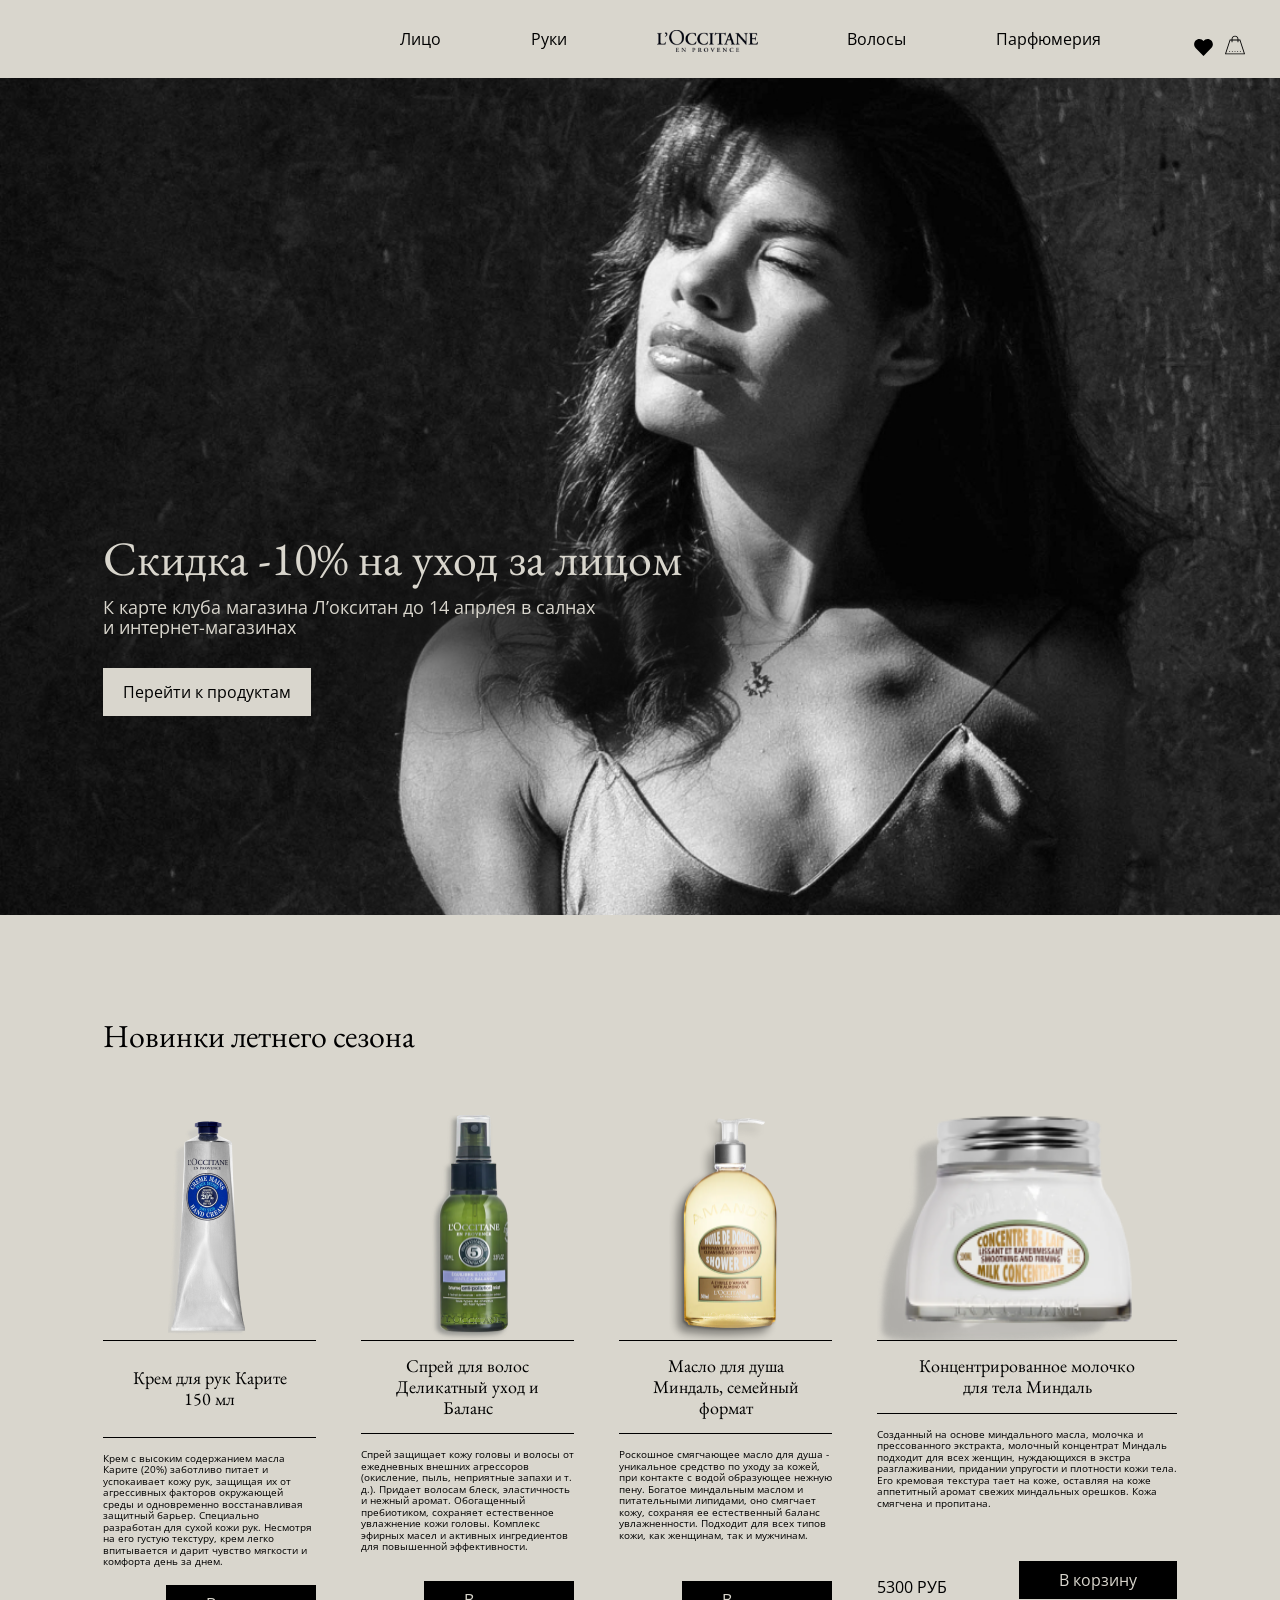
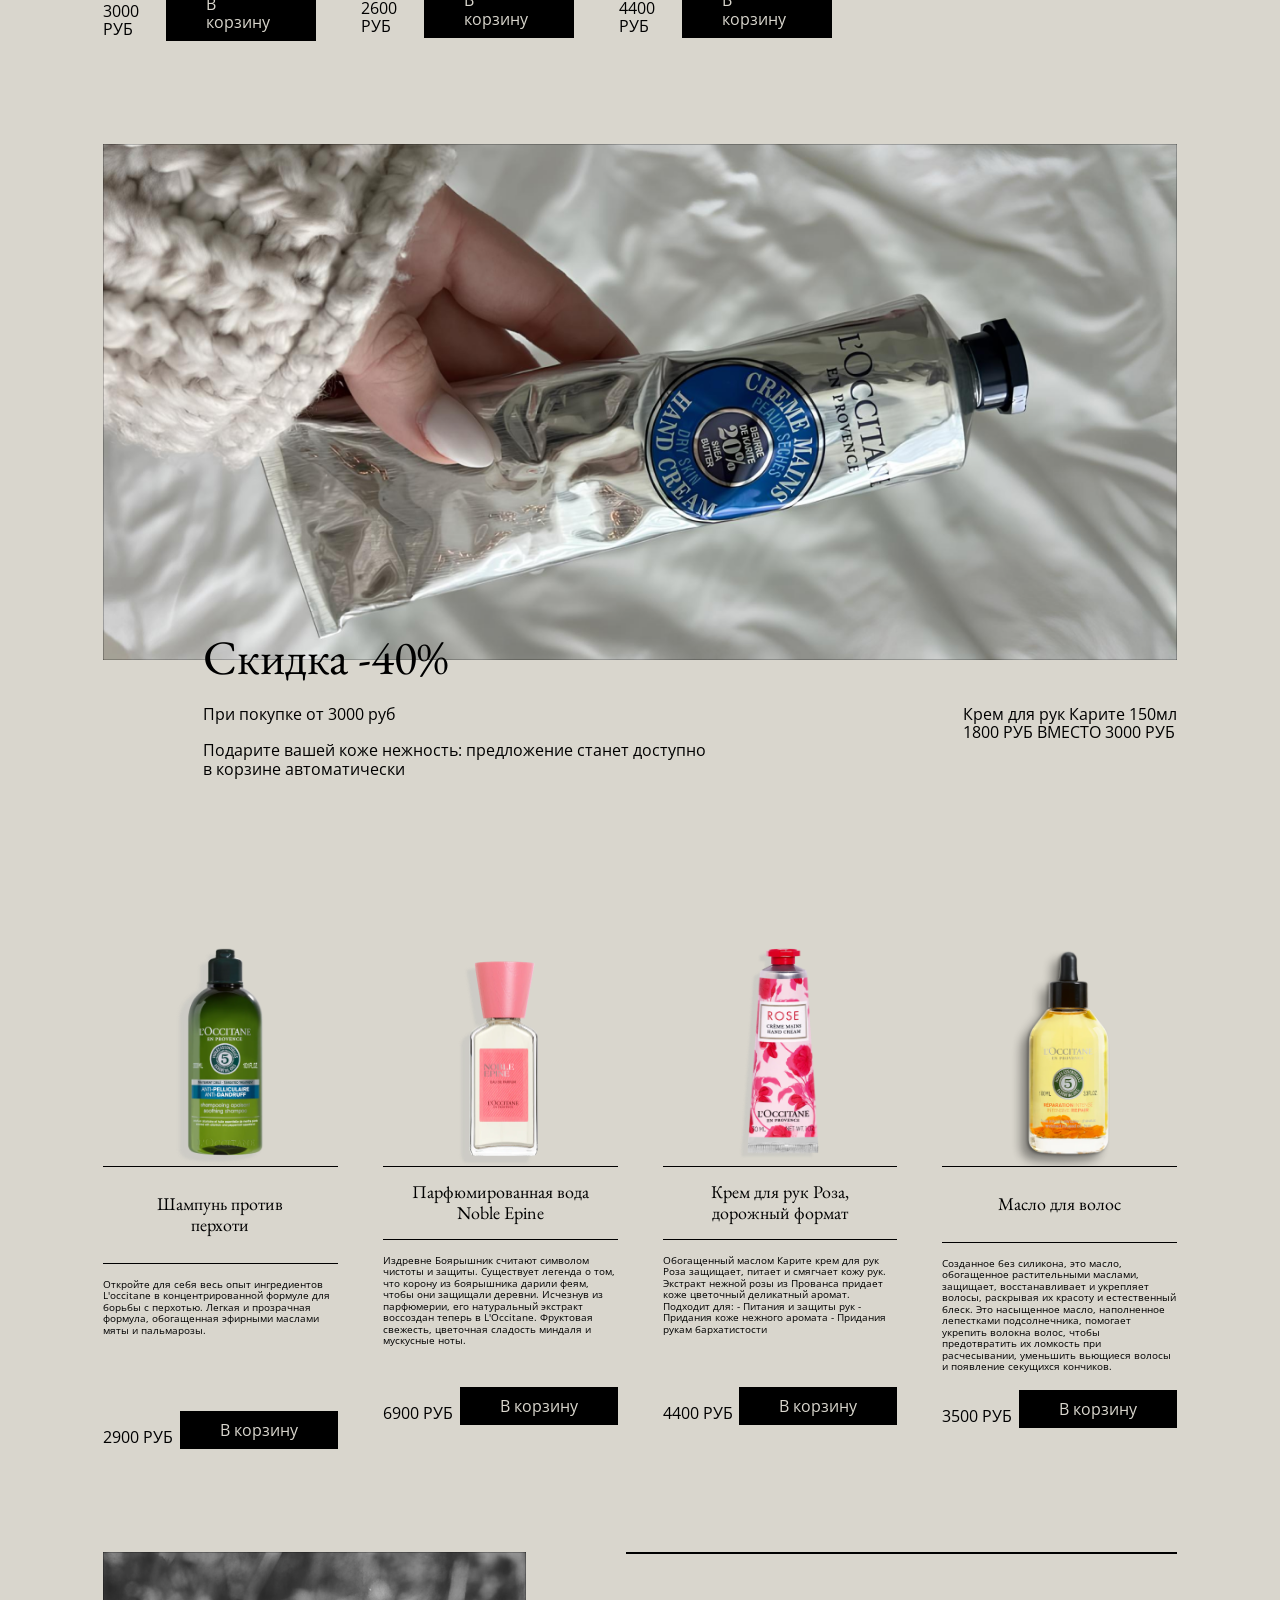
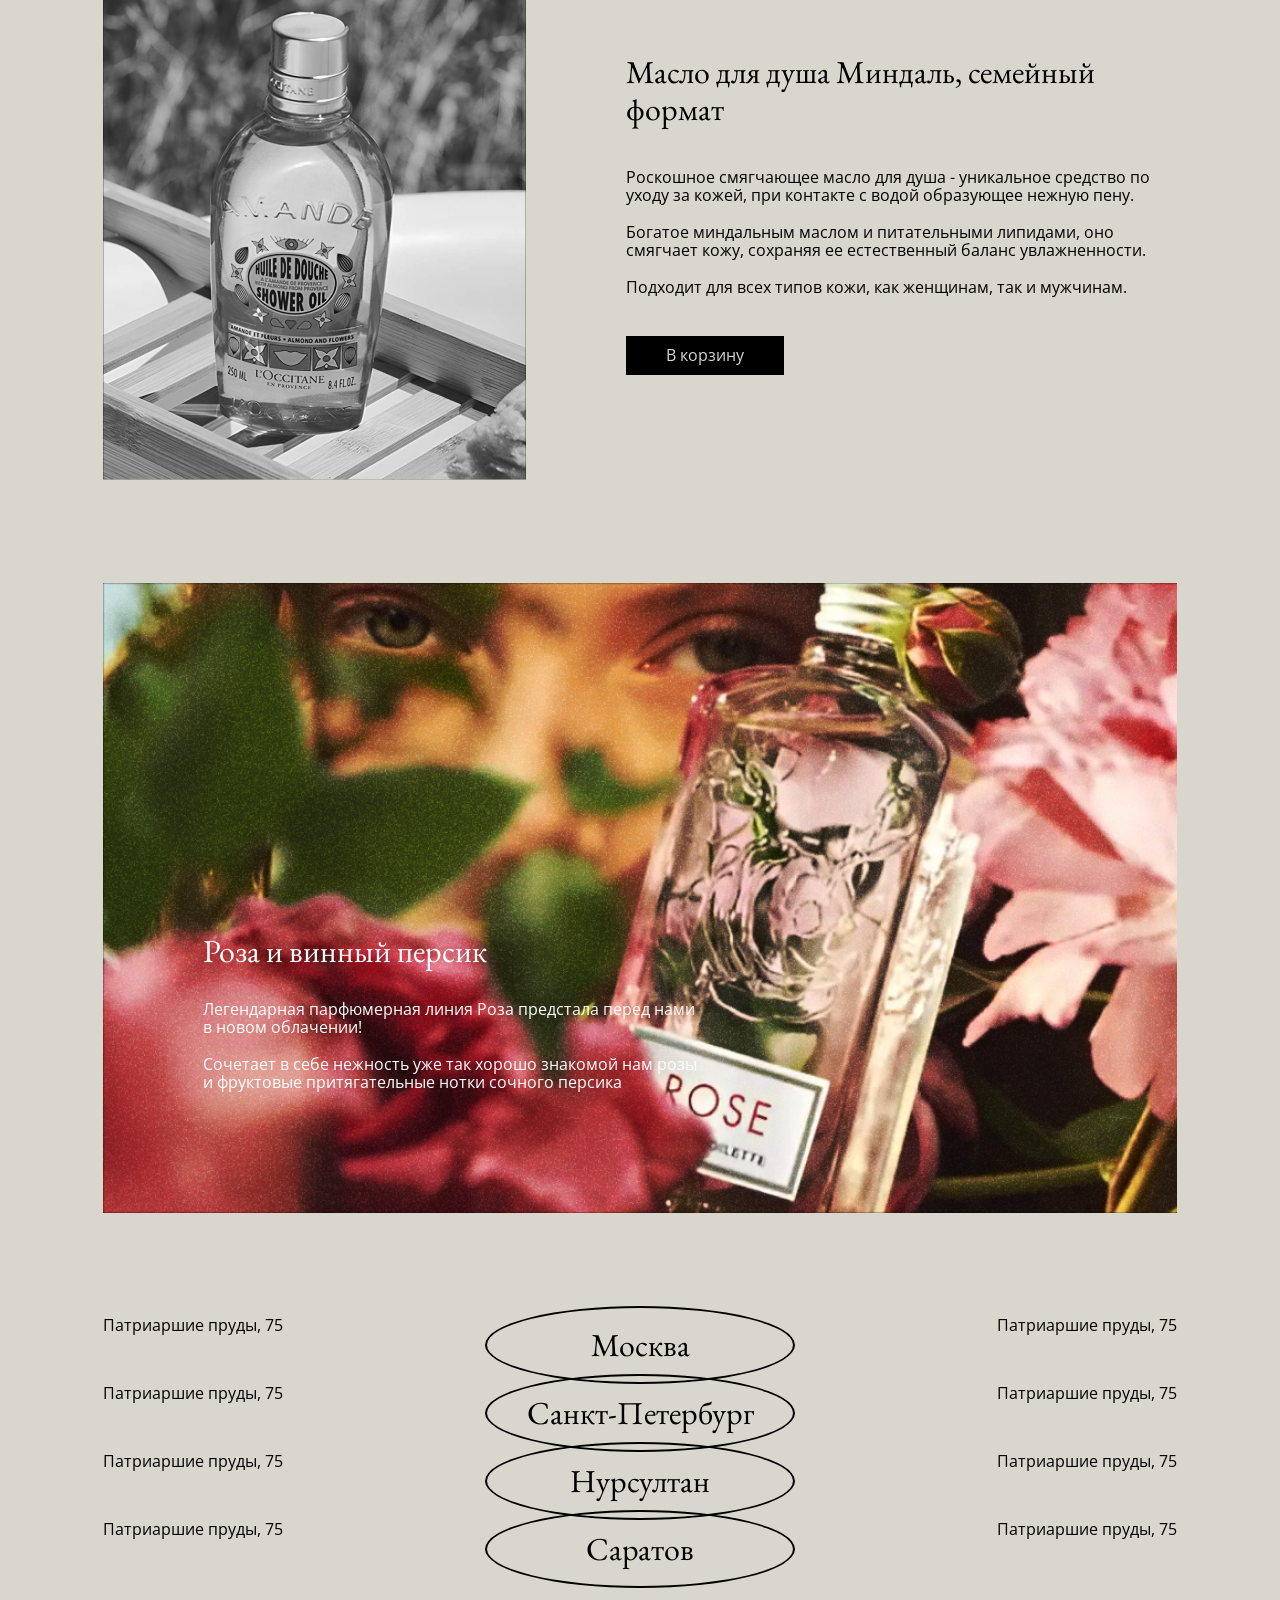
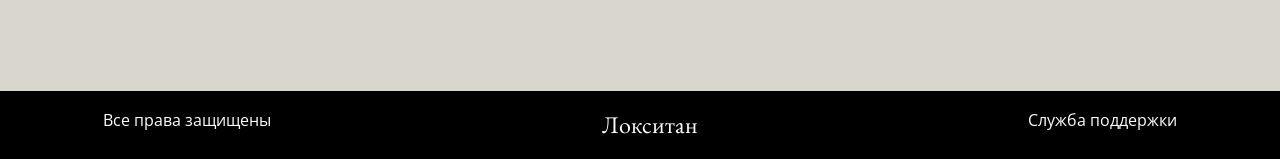
<file: САЙТ НА ЧИСТОМ HTML+CSS БЕЗ АДАПТАЦИИ/index.html>
<!DOCTYPE html>
<html lang="en">
<head>
    <meta charset="UTF-8">
    <meta name="viewport" content="width=device-width, initial-scale=1.0">
    <title>LOCCITANE</title>
    <link rel="stylesheet" href="normalize.css"> 
    <link rel="stylesheet" href="style.css">
    <link rel="icon" type="image/x-icon" href="images/main_screen/favicone.ico">
</head>
<body>
    <header>
        <nav>
            <a class="nav__a" href="">Лицо</a>
            <a class="nav__a" href="">Руки</a>
            <a class="nav__a" href="">
                <img src="images/main_screen/logo.svg">
            </a>
            <a class="nav__a" href="">Волосы</a>
            <a class="nav__a" href="">Парфюмерия</a>
            <div class="nav__container">
                <a href="">
                    <img src="images/main_screen/heart_icon.svg">
                </a>
                <a href="">
                    <img src="images/main_screen/bag_icon.svg">
                </a>
            </div>
        </nav>
    </header>
    <main>
        <h1>
            Скидка -10% на уход за лицом
        </h1>
        <p>
            К карте клуба магазина Л’окситан до 14 апрлея в салнах <br> и интернет-магазинах
        </p>
        <a class="main__link" href="">Перейти к продуктам</a>
    </main>
    <section class="second__screen">
        <h2>
            Новинки летнего сезона
        </h2>
        <div class="second__screen-container">
            <article class="second__screen-article-margin">
                <img src="images/second_screen/foto1.png">
                <div class="line"></div>
                <h3 class="second__screen-container-h3">Крем для рук Карите 150 мл</h3>
                <div class="line"></div>
                <p class="second__screen-desc">
                    Крем с высоким содержанием масла Карите (20%) заботливо питает и успокаивает кожу рук, защищая их от агрессивных факторов окружающей среды и одновременно восстанавливая защитный барьер. Специально разработан для сухой кожи рук. Несмотря на его густую текстуру, крем легко впитывается и дарит чувство мягкости и комфорта день за днем.
                </p>
                <div class="second__screen-bag">
                    <p>3000 РУБ</p>
                    <a href="">В корзину</a>
                </div>
            </article>
            <article class="second__screen-article-margin">
                <img src="images/second_screen/foto2.png">
                <div class="line"></div>
                <h3>
                    Спрей для волос <br> Деликатный уход и Баланс
                </h3>
                <div class="line"></div>
                <p class="second__screen-desc">
                    Спрей защищает кожу головы и волосы от ежедневных внешних агрессоров (окисление, пыль, неприятные запахи и т. д.). Придает волосам блеск, эластичность и нежный аромат. Обогащенный пребиотиком, сохраняет естественное увлажнение кожи головы. Комплекс эфирных масел и активных ингредиентов для повышенной эффективности.
                </p>
                <div class="second__screen-bag">
                    <p>2600 РУБ</p>
                    <a href="">В корзину</a>
                </div>
            </article>
            <article class="second__screen-article-margin">
                <img src="images/second_screen/foto3.png">
                <div class="line"></div>
                <h3>
                    Масло для душа 
                    <br>
                    Миндаль, семейный формат
                </h3>
                <div class="line"></div>
                <p class="second__screen-desc">
                    Роскошное смягчающее масло для душа - уникальное средство по уходу за кожей, при контакте с водой образующее нежную пену. Богатое миндальным маслом и питательными липидами, оно смягчает кожу, сохраняя ее естественный баланс увлажненности. Подходит для всех типов кожи, как женщинам, так и мужчинам. 
                </p>
                <div class="second__screen-bag">
                    <p>4400 РУБ</p>
                    <a href="">В корзину</a>
                </div>
            </article>
            <article>
                <img class="second__screen-cream" src="images/second_screen/foto4.png">
                <div class="line"></div>
                <h3>
                    Концентрированное молочко <br> для тела Миндаль
                </h3>
                <div class="line"></div>
                <p class="second__screen-desc">
                    Созданный на основе миндального масла, молочка и прессованного экстракта, молочный концентрат Миндаль подходит для всех женщин, нуждающихся в экстра разглаживании, придании упругости и плотности кожи тела. Его кремовая текстура тает на коже, оставляя на коже аппетитный аромат свежих миндальных орешков. Кожа смягчена и пропитана.
                </p>
                <div class="second__screen-bag">
                    <p>5300 РУБ</p>
                    <a href="">В корзину</a>
                </div>
            </article>
        </div>
    </section>
    <section class="third">
        <img src="images/third_screen/third_screen.png">
        <h2 class="third__h2">
            Скидка -40% 
        </h2>
        <div class="third__container">
            <p>
                При покупке от 3000 руб
                <br><br>
                Подарите вашей коже нежность: предложение станет доступно <br> в корзине автоматически
            </p>
            <p>
                Крем для рук Карите 150мл 
                <br>
                1800 РУБ ВМЕСТО 3000 РУБ
            </p>
        </div>
    </section>
    <section class="second__screen">
        <div class="second__screen-container">
            <article class="second__screen-article-margin">
                <img src="images/forth_screen/foto1.png">
                <div class="line"></div>
                <h3 class="second__screen-container-h3">Шампунь против перхоти</h3>
                <div class="line"></div>
                <p class="second__screen-desc">
                    Откройте для себя весь опыт ингредиентов L'occitane в концентрированной формуле для борьбы с перхотью. Легкая и прозрачная формула, обогащенная эфирными маслами мяты и пальмарозы.
                </p>
                <div class="second__screen-bag">
                    <p>2900 РУБ</p>
                    <a href="">В корзину</a>
                </div>
            </article>
            <article class="second__screen-article-margin">
                <img src="images/forth_screen/foto2.png">
                <div class="line"></div>
                <h3>
                    Парфюмированная вода  <br> Noble Epine
                </h3>
                <div class="line"></div>
                <p class="second__screen-desc">
                    Издревне Боярышник считают символом чистоты и защиты. Существует легенда о том, что корону из боярышника дарили феям, чтобы они защищали деревни. Исчезнув из парфюмерии, его натуральный экстракт воссоздан теперь в L'Occitane. Фруктовая свежесть, цветочная сладость миндаля и мускусные ноты.
                </p>
                <div class="second__screen-bag">
                    <p>6900 РУБ</p>
                    <a href="">В корзину</a>
                </div>
            </article>
            <article class="second__screen-article-margin">
                <img src="images/forth_screen/foto3.png">
                <div class="line"></div>
                <h3>
                    Крем для рук Роза, 
                    <br>
                    дорожный формат
                </h3>
                <div class="line"></div>
                <p class="second__screen-desc">
                    Обогащенный маслом Карите крем для рук Роза защищает, питает и смягчает кожу рук. Экстракт нежной розы из Прованса придает коже цветочный деликатный аромат. Подходит для: - Питания и защиты рук - Придания коже нежного аромата - Придания рукам бархатистости
                </p>
                <div class="second__screen-bag">
                    <p>4400 РУБ</p>
                    <a href="">В корзину</a>
                </div>
            </article>
            <article>
                <img src="images/forth_screen/foto4.png">
                <div class="line"></div>
                <h3 class="second__screen-container-h3">
                    Масло для волос
                </h3>
                <div class="line"></div>
                <p class="second__screen-desc">
                    Созданное без силикона, это масло, обогащенное растительными маслами, защищает, восстанавливает и укрепляет волосы, раскрывая их красоту и естественный блеск. Это насыщенное масло, наполненное лепестками подсолнечника, помогает укрепить волокна волос, чтобы предотвратить их ломкость при расчесывании, уменьшить вьющиеся волосы и появление секущихся кончиков.
                </p>
                <div class="second__screen-bag">
                    <p>3500 РУБ</p>
                    <a href="">В корзину</a>
                </div>
            </article>
        </div>
    </section>
    <section class="five_screen">
        <img src="images/five_screen/five_screen.png" >
        <div class="five_screen-container">
            <h2>
                Масло для душа Миндаль, семейный формат
            </h2>
            <p>
                Роскошное смягчающее масло для душа - уникальное средство по уходу за кожей, при контакте с водой образующее нежную пену. 
                <br>
                <br>
                Богатое миндальным маслом и питательными липидами, оно смягчает кожу, сохраняя ее естественный баланс увлажненности. 
                <br>
                <br>
                Подходит для всех типов кожи, как женщинам, так и мужчинам. 
            </p>
            <a href="">В корзину</a>
        </div>
    </section>
    <section class="six_screen">
        <h2>
            Роза и винный персик
        </h2>
        <p>
            Легендарная парфюмерная линия Роза предстала перед нами <br> в новом облачении! 
            <br>
            <br>
            Сочетает в себе нежность уже так хорошо знакомой нам розы <br> и фруктовые притягательные нотки сочного персика
        </p>
    </section>
    <section class="seven_screen">
        <div class="seven_screen-container">
            <p>Патриаршие пруды, 75</p>
            <div class="seven_screen-h2">
                <h2>Москва</h2>
            </div>
            <p>Патриаршие пруды, 75</p>
        </div>
        <div class="seven_screen-container">
            <p>Патриаршие пруды, 75</p>
            <div class="seven_screen-h2">
                <h2>Санкт-Петербург</h2>
            </div>
            <p>Патриаршие пруды, 75</p>
        </div>
        <div class="seven_screen-container">
            <p>Патриаршие пруды, 75</p>
            <div class="seven_screen-h2">
                <h2>Нурсултан</h2>
            </div>
            <p>Патриаршие пруды, 75</p>
        </div>
        <div class="seven_screen-container">
            <p>Патриаршие пруды, 75</p>
            <div class="seven_screen-h2">
                <h2>Саратов</h2>
            </div>
            <p>Патриаршие пруды, 75</p>
        </div>
    </section>
    <footer>
        <p>
            Все права защищены
        </p>
        <h3>
            Локситан
        </h3>
        <p>
            Служба поддержки
        </p>
    </footer>
</body>
</html>
</file>
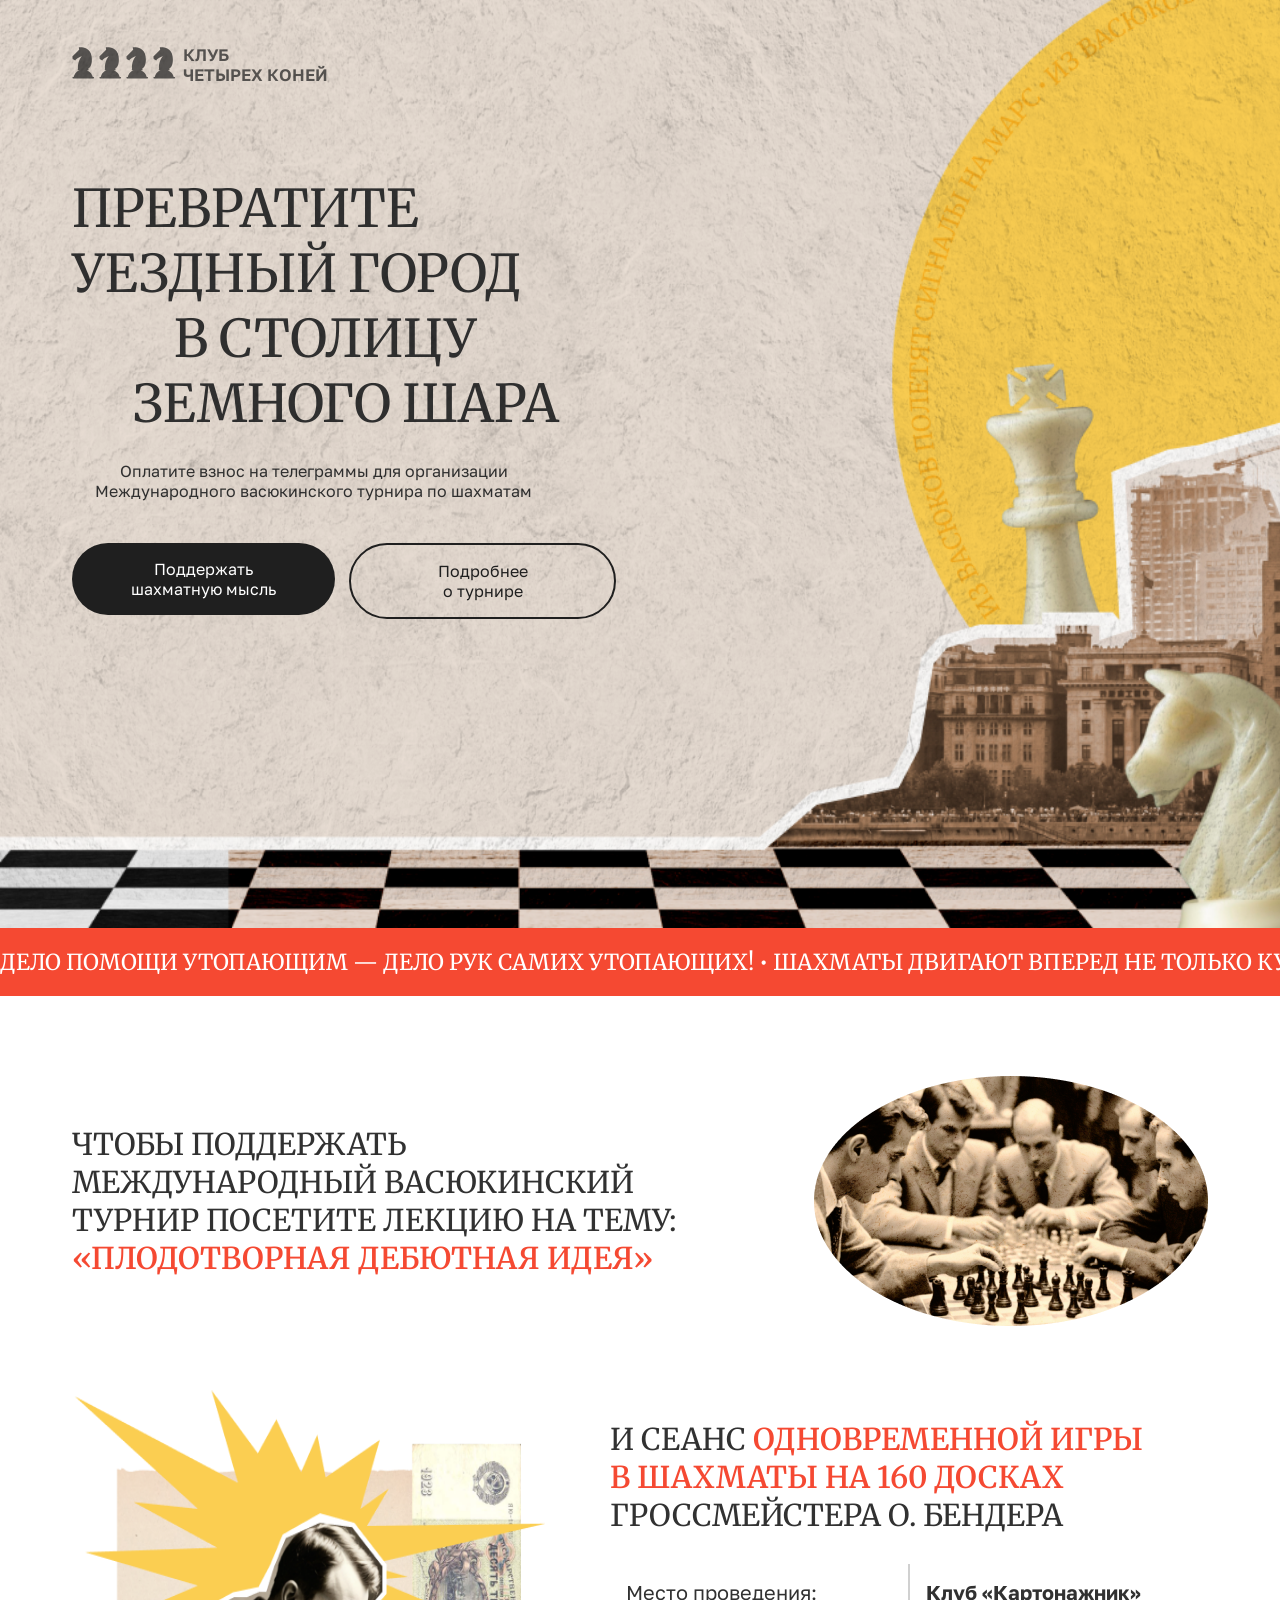
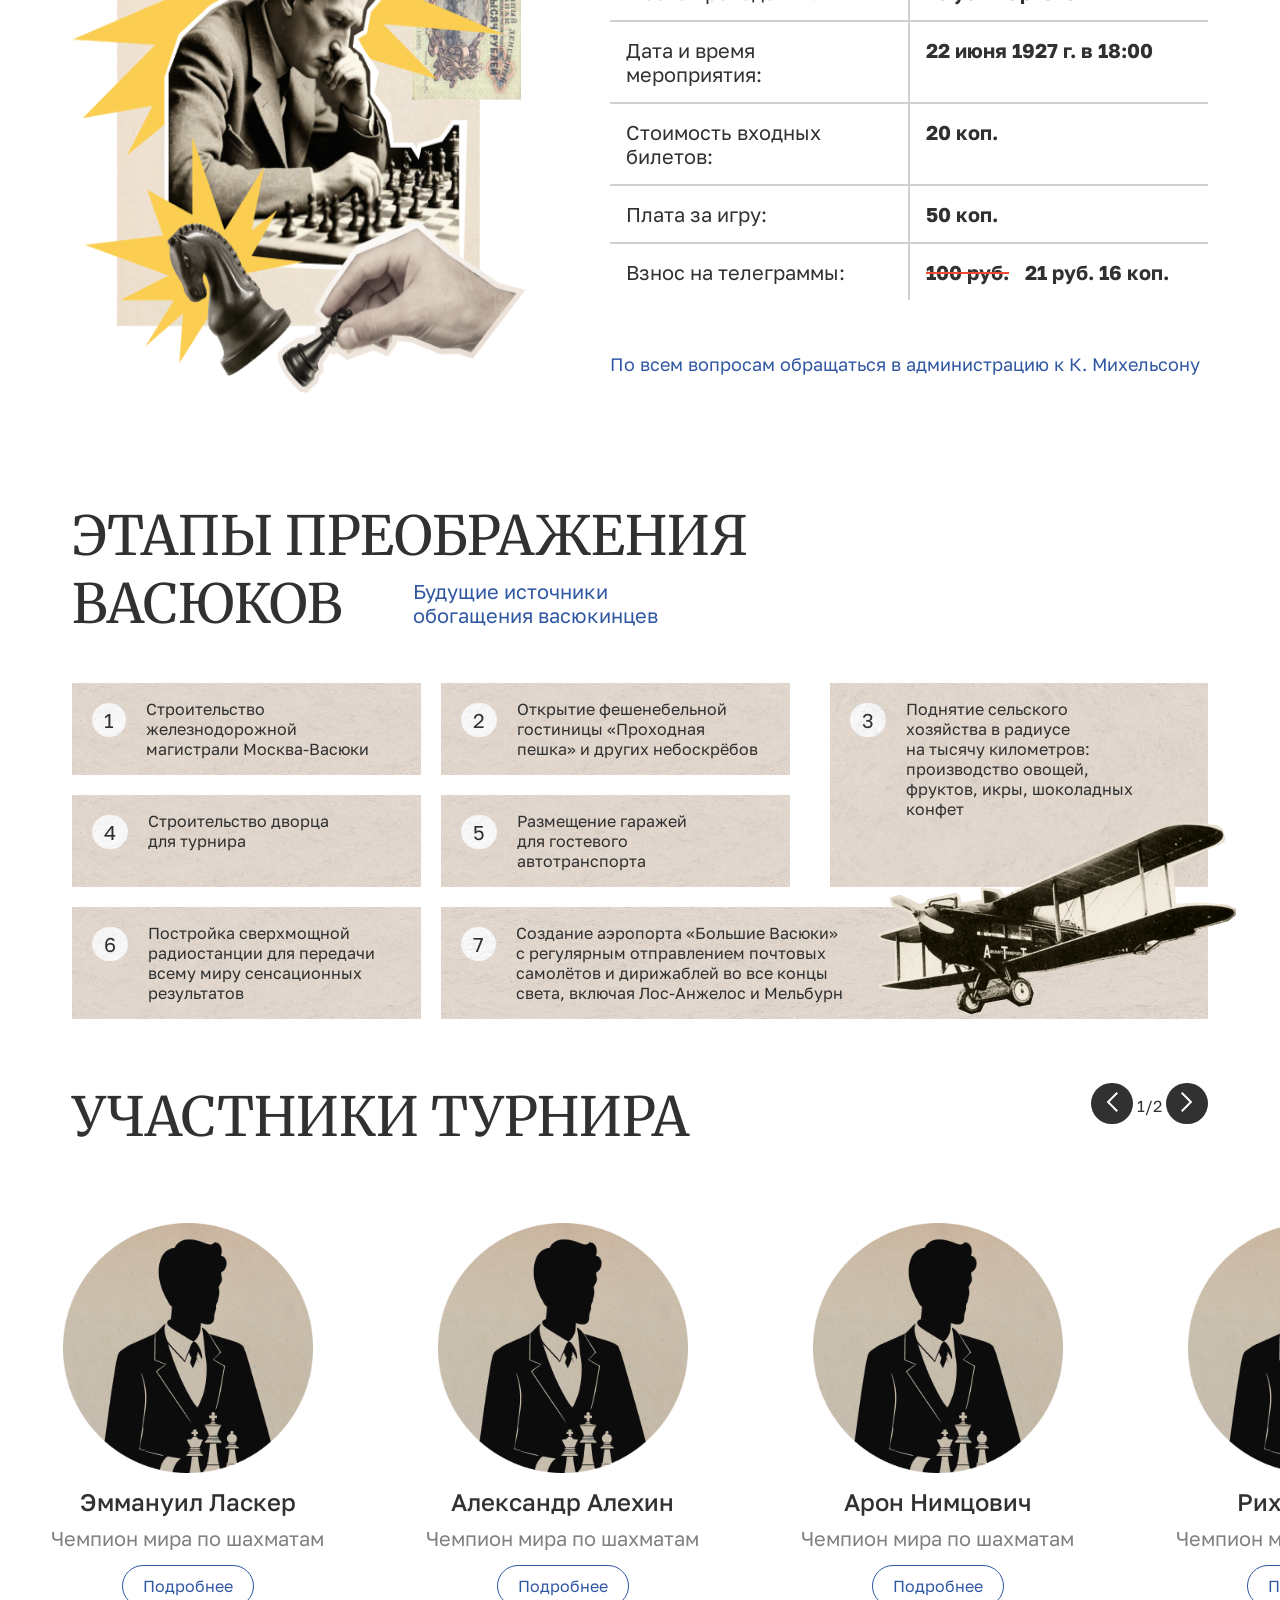
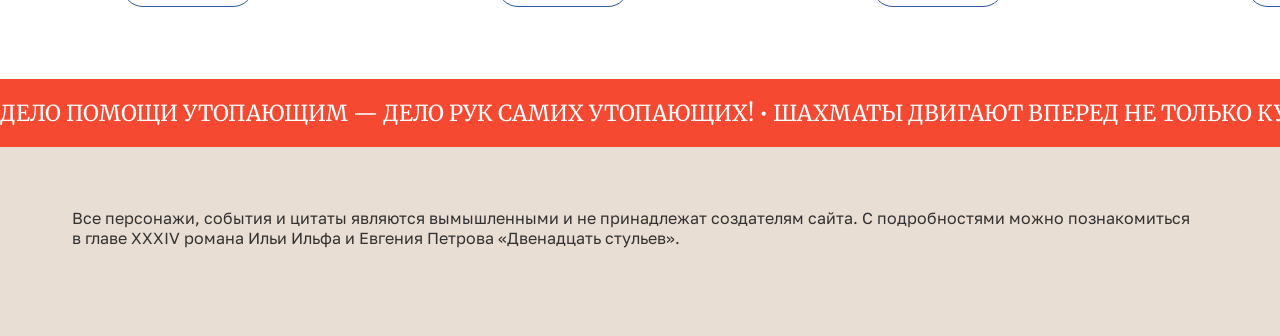
<file: САЙТ НА ЧИСТОМ HTML+CSS+JS/index.html>
<!DOCTYPE html>
<html lang="ru">
<head>
    <meta charset="UTF-8">
    <meta name="viewport" content="width=device-width, initial-scale=1.0">
    <title>Клуб четырех коней</title>
    <link rel="icon" type="image/x-icon" href="images/favicon.ico">
    <link rel="stylesheet" href="style.css">
    <link rel="stylesheet" href="adaptation.css">
</head>
<body>
    <main>
    <div class="main__div--fon"></div>
        <img class="main__img" src="images/first_screen/texture.png" alt="texture">
        <header>
            <div class="main__header">
                <div>
                    <img src="images/first_screen/horse.svg" alt="horse">
                    <img src="images/first_screen/horse.svg" alt="horse">
                    <img src="images/first_screen/horse.svg" alt="horse">
                    <img src="images/first_screen/horse.svg" alt="horse">
                </div>
                <p class="main__header--p">
                    Клуб <br> четырех коней
                </p>
            </div>
        </header>
        <div class="main__div">
            <h1>
                Превратите 
                <br>
                уездный город
                <br>
                <span class="main__div--span"></span>
                в столицу
                <br>
                <span class="main__div--span2"></span>
                земного шара
            </h1>
            <p class="main__div--p">
                Оплатите взнос на телеграммы для организации <br> Международного васюкинского турнира по шахматам
            </p>
            <div class="main__div--containerlink">
                <a class="main__div--containerlink--link link1 scroll" href="#second">Поддержать <br> шахматную мысль</a>
                <a class="main__div--containerlink--link link2 scroll" href="#forth">Подробнее <br> о турнире</a>
            </div>
        </div>
    
    </main>
    <div class="main__line">
        <h4 class="main__line--h4">
            Дело помощи утопающим — дело рук самих утопающих! • Шахматы двигают вперед не только культуру, но и экономику! • Лед тронулся, господа присяжные заседатели! •  
        </h4>
    </div>
    <section class="second" id="second">
        <h3 class="second__h3--big">
            Чтобы поддержать
            <br>
            Международный васюкинский
            <br>
            турнир посетите лекцию на тему:
            <br>
            <span class="second__h3--span">
                «Плодотворная дебютная идея»
            </span>
        </h3>
        <h3 class="second__h3">
            Чтобы поддержать международный васюкинский турнир
        </h3>
        <img src="images/second_screen/game.png" alt="Сhess game">
        <h3 class="second__h3">
            посетите лекцию на тему: 
            <span class="second__h3--span">
                «Плодотворная дебютная идея»
            </span>
        </h3>
    </section>
    <section class="third">
        <img class="third__img" src="images/third_screen/illustration.png" alt="Chess gamer">
        <div class="third__div">
            <h3>
                и Сеанс <span class="third__div--span">одновременной игры в шахматы на 160 досках</span> гроссмейстера О. Бендера
            </h3>
            <div class="third__div--table">
                <div class="row">
                    <div class="row__cell row__cell--border">Место проведения:</div>
                    <div class="row__cell"><b>Клуб «Картонажник»</b></div>
                </div>
                <div class="row">
                    <div class="row__cell row__cell--border">Дата и время мероприятия:</div>
                    <div class="row__cell"><b>22 июня 1927 г. в 18:00</b></div>
                </div>
                <div class="row">
                    <div class="row__cell row__cell--border">Стоимость входных билетов:</div>
                    <div class="row__cell"><b>20 коп.</b></div>
                </div>
                <div class="row">
                    <div class="row__cell row__cell--border">Плата за игру:</div>
                    <div class="row__cell"><b>50 коп.</b></div>
                </div>
                <div class="row row__last">
                    <div class="row__cell row__cell--border">Взнос на телеграммы:</div>
                    <div class="row__cell"><span class="row__cell--span"><b>100 руб.</b></span><b>21 руб. 16 коп.</b></div>
                </div>
            </div>
            <p class="third__p">
                По всем вопросам обращаться в администрацию к К. Михельсону
            </p>
        </div>
    </section>
    <section class="forth" id="forth">
        <div class="forth__offer">
            <h2>
                Этапы преображения <br> Васюков
            </h2>
            <p class="forth__offer--p">
                Будущие источники <br> обогащения васюкинцев
            </p>
        </div>
        <div class="forth__div">
            <div class="forth__div--container">
                <div class="forth__div--containersmall forth__div--margin">
                    <article>
                        <img class="forth__div--texture" src="images/first_screen/texture.png" alt="texture">
                        <div class="forth__div--number">1</div>
                        <p>
                            Строительство <br> железнодорожной <br> магистрали Москва-Васюки
                        </p>
                    </article>
                    <article>
                        <img class="forth__div--texture" src="images/first_screen/texture.png"" alt="texture">
                        <div class="forth__div--number">2</div>
                        <p>
                            Открытие фешенебельной <br> гостиницы «Проходная <br> пешка» и других небоскрёбов
                        </p>
                    </article>
                </div>
                <div class="forth__div--containersmall">
                    <article>
                        <img class="forth__div--texture" src="images/first_screen/texture.png" alt="texture">
                        <div class="forth__div--number">4</div>
                        <p>
                            Строительство дворца <br> для турнира
                        </p>
                    </article>
                    <article>
                        <img class="forth__div--texture" src="images/first_screen/texture.png" alt="texture">
                        <div class="forth__div--number">5</div>
                        <p>
                            Размещение гаражей <br> для гостевого <br> автотранспорта
                        </p>
                    </article>
                </div>
            </div>
            <article class="forth__div--container2">
                <img class="forth__div--texture" src="images/first_screen/texture.png" alt="texture">
                <div class="forth__div--number">3</div>
                <p>
                    Поднятие сельского <br> хозяйства в радиусе <br> на тысячу километров: <br> производство овощей, <br> фруктов, икры, шоколадных <br> конфет
                </p>
            </article>
        </div>
        <div class="forth__div">
            <article class="forth__div--six">
                <img class="forth__div--texture" src="images/first_screen/texture.png" alt="texture">
                <div class="forth__div--number">6</div>
                <p>
                    Постройка сверхмощной <br> радиостанции для передачи <br> всему миру сенсационных <br> результатов
                </p>
            </article>
            <article class="forth__div--seven">
                <img class="forth__div--texture" src="images/first_screen/texture.png" alt="texture">
                <div class="forth__div--number">7</div>
                <p>
                    Создание аэропорта «Большие Васюки» <br> с регулярным отправлением почтовых <br> самолётов  и дирижаблей во все концы <br> света, включая Лос-Анжелос и Мельбурн
                </p>
                <img class="plane" src="images/forth_screen/plane.png" alt="plane">
            </article>
        </div>

        <div class="forth__div2">
            <img class="plane2" src="images/forth_screen/plane.png" alt="plane">
            <article>
                <img src="images/first_screen/texture.png" alt="texture" class="forth__div2--texture">
                <div class="forth__div--number">1</div>
                <p>
                    Строительство железнодорожной  магистрали Москва-Васюки
                </p>
            </article>
            <article>
                <img src="images/first_screen/texture.png" alt="texture" class="forth__div2--texture">
                <div class="forth__div--number">2</div>
                <p>
                    Открытие фешенебельной  гостиницы «Проходная  пешка» и других небоскрёбов
                </p>
            </article>
            <article>
                <img src="images/first_screen/texture.png" alt="texture" class="forth__div2--texture">
                <div class="forth__div--number">3</div>
                <p>
                    Поднятие сельского  хозяйства в радиусе  на тысячу километров: производство овощей, фруктов, икры, шоколадных конфет
                </p>
            </article>
            <article>
                <img src="images/first_screen/texture.png" alt="texture" class="forth__div2--texture">
                <div class="forth__div--number">4</div>
                <p>
                    Строительство дворца  для турнира
                </p>
            </article>
            <article>
                <img src="images/first_screen/texture.png" alt="texture" class="forth__div2--texture">
                <div class="forth__div--number">5</div>
                <p>
                    Размещение гаражей  для гостевого  автотранспорта
                </p>
            </article>
            <article >
                <img src="images/first_screen/texture.png" alt="texture" class="forth__div2--texture">
                <div class="forth__div--number">6</div>
                <p>
                    Постройка сверхмощной  радиостанции для передачи  всему миру сенсационных  результатов
                </p>
            </article>
            <article>
                <img src="images/first_screen/texture.png" alt="texture" class="forth__div2--texture">
                <div class="forth__div--number">7</div>
                <p>
                    Создание аэропорта «Большие Васюки»  с регулярным отправлением почтовых  самолётов  и дирижаблей во все концы  света, включая Лос-Анжелос и Мельбурн
                </p>
            </article>
        </div>
        <img src="images/forth_screen/plane.png" alt="plane" class="carousel__plane">
        <div class="carousel2">
            <ul class="slides">
                <li class="carousel__slides--li">
                    <img src="images/first_screen/texture.png" alt="texture" class="carousel_texture">
                    <div class="carousel__slides--flex">
                        <div class="forth__div--number">1</div>
                        <p>
                            Строительство железнодорожной <br>  магистрали Москва-Васюки
                        </p>
                    </div>
                    <div class="carousel__slides--flex">
                        <div class="forth__div--number">2</div>
                        <p>
                            Открытие фешенебельной  гостиницы <br> «Проходная  пешка» и других небоскрёбов
                        </p>
                    </div>
                </li>
                <li class="carousel__slides--flex">
                    <img src="images/first_screen/texture.png" alt="texture" class="carousel_texture">
                    <div class="forth__div--number">3</div>
                    <p>
                        Поднятие сельского  хозяйства <br> в радиусе  на тысячу километров: <br> производство овощей, фруктов, икры, <br> шоколадных конфет
                    </p>
                </li>
                <li class="carousel__slides--li">
                    <img src="images/first_screen/texture.png" alt="texture" class="carousel_texture">
                    <div class="carousel__slides--flex">
                        <div class="forth__div--number">4</div>
                        <p>
                            Строительство дворца  для турнира
                        </p>
                    </div>
                    <div class="carousel__slides--flex">
                        <div class="forth__div--number">5</div>
                        <p>
                            Размещение гаражей  для  <br> гостевого  автотранспорта
                        </p>
                    </div>
                </li>
                <li class="carousel__slides--flex">
                    <img src="images/first_screen/texture.png" alt="texture" class="carousel_texture">
                    <div class="forth__div--number">6</div>
                    <p>
                        Постройка сверхмощной  радиостанции <br> для передачи  всему миру сенсационных <br>  результатов
                    </p>
                </li>
                <li class="carousel__slides--flex">
                    <img src="images/first_screen/texture.png" alt="texture" class="carousel_texture">
                    <div class="forth__div--number">7</div>
                    <p>
                        Создание аэропорта «Большие Васюки» <br>  с регулярным отправлением почтовых <br>  самолётов  и дирижаблей во все концы  света, <br> включая Лос-Анжелос и Мельбурн
                    </p>
                </li>
            </ul>
        </div>
        <div class="forth__carousel--buttoncontainer">
            <button id="prevButton">
                <img src="images/five_screen/arrow_left.svg" alt="Arrow Left">
            </button>
            <div class="indicators">
                <span class="indicator active"></span>
                <span class="indicator"></span>
                <span class="indicator"></span>
            </div>
            <button id="nextButton">
                <img src="images/five_screen/arrow_right.svg" alt="Arrow right">
            </button>
        </div>
    </section>
    <section class="five">
        <div class="five__h2">
            <h2>
                Участники турнира
            </h2>
            <div class="five__h2--buttoncontainer">
                <button class="button button-left" id="prevBtn2">
                    <img src="images/five_screen/arrow_left.svg" alt="Arrow left">
                </button>
                <span id="slideCounter"></span>
                <button class="button button-right" id="nextBtn2">
                    <img src="images/five_screen/arrow_right.svg" alt="Arrow right">
                </button>
            </div>
        </div>
        <div class="carousel">
            <div class="carousel-inner" id="carouselInner">
                <div class="card">
                    <img src="images/five_screen/photo.png" alt="Gamer">
                    <p class="carousel__card--p">Хозе-Рауль Капабланка</p>
                    <p class="carousel__card--p2">Чемпион мира по шахматам</p>
                    <a class="carousel_link" href="">Подробнее</a>
                </div>
                <div class="card">
                    <img src="images/five_screen/photo.png" alt="Gamer">
                    <p class="carousel__card--p">Эммануил Ласкер</p>
                    <p class="carousel__card--p2">Чемпион мира по шахматам</p>
                    <a class="carousel_link" href="">Подробнее</a>
                </div>
                <div class="card">
                    <img src="images/five_screen/photo.png" alt="Gamer">
                    <p class="carousel__card--p">Александр Алехин</p>
                    <p class="carousel__card--p2">Чемпион мира по шахматам</p>
                    <a class="carousel_link" href="">Подробнее</a>
                </div>
                <div class="card">
                    <img src="images/five_screen/photo.png" alt="Gamer">
                    <p class="carousel__card--p">Арон Нимцович</p>
                    <p class="carousel__card--p2">Чемпион мира по шахматам</p>
                    <a class="carousel_link" href="">Подробнее</a>
                </div>
                <div class="card">
                    <img src="images/five_screen/photo.png" alt="Gamer">
                    <p class="carousel__card--p">Рихард Рети</p>
                    <p class="carousel__card--p2">Чемпион мира по шахматам</p>
                    <a class="carousel_link" href="">Подробнее</a>
                </div>
                <div class="card">
                    <img src="images/five_screen/photo.png" alt="Gamer">
                    <p class="carousel__card--p">Остап Бендер</p>
                    <p class="carousel__card--p2">Чемпион мира по шахматам</p>
                    <a class="carousel_link" href="">Подробнее</a>
                </div>
            </div>
        </div>
        <div class="five__h2--buttoncontainer2">
            <button class="button button-left" id="prevBtn">
                <img src="images/five_screen/arrow_left.svg" alt="Arrow left">
            </button>
            <span id="slideCounter2"></span>
            <button class="button button-right" id="nextBtn">
                <img src="images/five_screen/arrow_right.svg" alt="Arrow right">
            </button>
        </div>
    </section>
    <div class="main__line">
        <h4 class="main__line--h4">
            Дело помощи утопающим — дело рук самих утопающих! • Шахматы двигают вперед не только культуру, но и экономику! • Лед тронулся, господа присяжные заседатели! •  
        </h4>
    </div>
    <footer>
        <p>
            Все персонажи, события и цитаты являются вымышленными и не принадлежат создателям сайта. С подробностями можно познакомиться в главе XXXIV романа Ильи Ильфа и Евгения Петрова «Двенадцать стульев».
        </p>
    </footer>
    <script src="script2.js"></script>
    <script src="script.js"></script>
</body>
</html>
</file>
<file: САЙТ НА ЧИСТОМ HTML+CSS БЕЗ АДАПТАЦИИ/style.css>
@import url('https://fonts.googleapis.com/css2?family=EB+Garamond:ital,wght@0,400..800;1,400..800&family=Open+Sans:ital,wght@0,300..800;1,300..800&display=swap');
*{
    margin: 0;
    padding: 0;
    box-sizing: border-box;
    font-family: "Open Sans", sans-serif;
}
body{
    background-color: #D9D6CD;
}
h2{
    font-size: 32px;
}
h3{
    font-size: 18px;
}
h1,h2,h3{
    font-family: "EB Garamond", serif;
    font-weight: 400;
}
h1{
    font-size: 48px;
    margin-bottom: 10px;
    margin-top: 350px;
}
.third__h2{
    font-size: 48px;
    margin-left: 100px;
    margin-top: -30px;
}
a{
    color: black;
    text-decoration: none;
}
nav{
   display: flex;
   justify-content: space-between;
   padding: 30px;
   padding-left: 400px;
   padding-bottom: 15px;
}
.nav__a{
    margin-right: 60px;
}
main{
    background-image: url('images/main_screen/main_foto.png');
    height: 93vh;
    background-repeat: no-repeat;
    background-size: cover;
    color:  #D9D6CD;
    padding: 103px;
    font-size: 18px;
}
.main__link{
    display: inline-block;
    margin-top: 30px;
    background-color:#D9D6CD;
    padding: 15px 20px ;
    font-size: 16px;
}
.second__screen{
    padding: 103px;
    padding-bottom: 0;
}
.second__screen-desc{
    font-size: 10px;
    height: 102px;
}

.second__screen-container{
    display: flex;
    justify-content: space-between;
}
.second__screen-container article{
    width: 30%;
    margin-top: 60px;
}
.second__screen-container article img{
    display: block;
    margin: 0 auto;
    height: 225px;
}
.line{
    background-color: #000;
    width: 100%;
    height: 1px;
}
.second__screen-article-margin{
    margin-right: 45px;
}
.second__screen-container article h3{
    padding: 15px;
    text-align: center;

}
.second__screen-container article p{
    margin-top: 15px;
    
}

.second__screen-bag{
    display: flex;
    justify-content: space-between;
    align-items: center;
    margin-top: 30px;
}
.second__screen-bag a{
     margin: 0;
     padding: 0;
     background-color: #000;
     color:#D9D6CD;
     padding: 10px 40px;
}

.second__screen-cream{
    height: 200px;
    width: 300px;
}
.second__screen-container-h3{
    padding: 27px !important;
}
.third{
    margin: 103px;
    margin-bottom: 0;
}
.third__container{
    margin-left: 100px;
    display: flex;
    justify-content: space-between;
    margin-top: 20px;
}
.third img{
    display: block;
    margin: 0 auto;
    width: 100%;
}
.five_screen{
    margin: 103px;
    margin-bottom: 0;
    display: flex;
}
.five_screen img{
    margin-right: 100px;
}
.five_screen-container{
    border-top: 2px solid black;
    padding-top: 100px;
}
.five_screen-container h2{
    margin-bottom: 40px;
}
.five_screen-container a{
    margin-top: 40px;
    padding: 0;
    background-color: #000;
    color:#D9D6CD;
    padding: 10px 40px;
    display: inline-block;
}
.six_screen{
    margin: 103px;
    margin-bottom: 0;
    background-image: url('images/six_screen/six_screen.png');
    background-repeat: no-repeat;
    background-size: cover;
    color: white;
    height: 70vh;
    padding-left: 100px;
}
.six_screen h2{
    padding-top: 350px;
    margin-bottom: 30px;
}
.seven_screen{
    margin: 103px;
}
.seven_screen-container{
    display: flex;
    justify-content: space-between;
}
.seven_screen-h2{
    height: 78px;
    text-align: center;
    border: 2px solid black;
    padding: 60px;
    margin: 0;
    padding: 0;
    display: flex;
    align-items: center;
    width: 310px;
    justify-content: center;
    border-radius: 3000%;
    margin-top: -10px;
}
.seven_screen-h2:hover{
    transition: 1s;
    background-color: black;
    color: white;
}
footer{
    background-color: #000;
    color: white;
    padding: 20px 103px;
    display: flex;
    justify-content: space-between;
}
footer h3{
    font-size: 24px;
    font-weight: 100;
}
</file>
<file: САЙТ НА ЧИСТОМ HTML+CSS+JS/style.css>
@import url('https://fonts.googleapis.com/css2?family=Golos+Text:wght@400..900&family=Merriweather:ital,wght@0,300;0,400;0,700;0,900;1,300;1,400;1,700;1,900&display=swap');
body{
    font-family: "Golos Text", sans-serif;
    margin: 0;
    padding: 0;
    color: #313131;
}
h1, h2, h3, h4{
    font-family: "Merriweather", serif;
    text-transform: uppercase;
    font-weight: 400;
}

h1{
    font-size: 60px;
    margin-top: 75px;
    margin-bottom: 40px;
}
h2{
    font-size: 54px;
}
h3{
    font-size: 36px;
}
h4{
    font-size: 22px;
}
main{
    padding-top: 28px;
    padding-left: 72px;
    background-color: #E9DED4;
    height: 100vh;
    background-image: url('images/first_screen/main.png');
    background-repeat: no-repeat;
    background-size: cover;
}
.main__img{
    width: 100%;
    position: absolute;
    height: 100vh;
    opacity: 0.4;
    left: 0;
    top: 0;
    mix-blend-mode: multiply;
}
.main__header--p{
    font-size: 16.65px;
    font-weight: 600;
    color: #595653;
    text-transform: uppercase;
    padding-left: 7px;
}
.main__header{
    display: flex;
    align-items: center;
}
.main__div--span{
    display: inline-block;
    width: 91px;
}
.main__div--span2{
    display: inline-block;
    width: 50px;
}
.main__div--p{
    text-align: center;
    width: 40%;
    margin-top: 0;
    margin-bottom: 42px;
}
.main__div--containerlink--link{
    width: 263px;
    height: 72px;
    text-align: center;
    text-decoration: none;
    border-radius: 100px;
}
.main__div--containerlink{
    display: flex;
}
.link1, .link2{
    display: flex;
    align-items:center;
    justify-content: center;
    z-index: 1;
}
.link1{
    background-color: #1F1F1F;
    color: white;
}
.link1:hover{
    background-color: #F54932;
    transition: 1s;
}

.link2{
    background-color: rgba(0,0,0,0);
    color: #1F1F1F;
    border: 2px solid #1F1F1F;
    margin-left: 14px;
}
.link2:hover{
    background-color: #1F1F1F;
    color: white;
    transition: 1s;
}
.second{
    display: flex;
    justify-content: space-between;
    align-items:center;
    padding: 80px 72px 64px 72px;
}
.second__h3--span, .third__div--span{
    color: #F54932;
    font-weight: 600;
}
.second__h3{
    display: none;
    text-align: center;
}
.third{
    padding: 0px 72px 64px 72px;
    display: flex;
    justify-content: space-between;
}
.third img{
    max-width: 474px;
    min-height: 527px;
}
.third__div{
    margin-left: 64px;
}
.row{
    border-bottom: 2px solid #D0d0d0;
    display: flex;
    font-size: 20px;
}
.row__cell--border{
    border-right: 2px solid #D0d0d0;
}
.row__cell{
    width: 50%;
    padding: 16px;
}
.row__last{
    border: none;
}
.row__cell--span{
    text-decoration: line-through;
    text-decoration-color: #F54932;
    margin-right: 16px;
}
.third__p{
    color: #3057A2;
    font-size: 20px;
    margin-top: 53px;
}
.forth{
    padding: 0px 72px 64px 72px;
    position: relative;
}
.forth__offer{
    display: flex;
    align-items: flex-end;
    position: relative;
}
.forth__offer--p{
    color: #3057A2;
    font-size: 20px;
    position: absolute;
    top: 45%;
    left: 25%;
}
.forth__div{
    display: flex;
    justify-content: space-between;
    position: relative;
}
.forth__div--number{
    background-color: #fff;
    font-size: 20px;
    border-radius: 100px;
    padding: 5px 12px ;
    display: inline-block;
    margin: 20px 20px 0 20px;
}
.forth__div article{
    background-color: #E9DED4;
    position: relative;
}
.forth__div2--texture{
    position: absolute;
    top: 0;
    left: 0;
    width: 100%;
    height: 100%;
    opacity: 0.3;
    mix-blend-mode: multiply;
}
.forth__div2{
    display: none;
    width: 100%;
    margin: auto;
    position: relative;
}
.forth__div2 article{
    background-color: #E9DED4;
    margin: 0;
    display: flex;
    align-items:flex-start;
    margin-bottom: 20px;
    padding-bottom: 10px;
    position: relative;
}
.plane2{
    position: absolute;
    width: 250px;
    right: -65px;
    top: -100px;
    z-index: 1;
    display: none;
}
.forth__div--container{
    width: 65%;
}
.forth__div--container2{
    width: calc(100% - 65% - 20px);
    display: flex;
    align-items: flex-start;
}
.forth__div--texture{
    width: 100%;
    position: absolute;
    height: 100%;
    opacity: 0.3;
    mix-blend-mode: multiply;
}
.forth__div--container article{
    width: 50%;
    display: flex;
    align-items: flex-start;
    margin-right: 20px;
}
.forth__div--containersmall{
    display: flex;
}
.forth__div--margin{
    margin-bottom: 20px;
}
.forth__div--six{
    display: flex;
    align-items:flex-start;
    margin-top: 20px;
    width: calc(65% / 2 - 20px);
}
.forth__div--seven{
    display: flex;
    align-items:flex-start;
    margin-top: 20px;
    flex: 1;
    margin-left: 20px;
    position: relative;
}
.plane{
    position: absolute;
    right: 0;
    top: -100px;
}
.five__h2{
    display: flex;
    margin: 0px 72px 72px;
    justify-content: space-between;
}
.five__h2 h2{
    margin: 0;
}
.five__h2--buttoncontainer2{
    display: none;
}
footer{
    padding: 45px 72px 72px 72px;
    color: #313131;
    background-color: #E9DED4;
}

/* animation */
.main__line{
    width: 100%;
    overflow: hidden;
    white-space: nowrap;
    background-color: #F54932;

}
.main__line--h4{
    display: inline-block;
    animation: scroll 20s linear infinite;
    margin: 0;
    color: white;
    padding-top: 20px;
    padding-bottom: 20px;
}
@keyframes scroll {
    0% {
        transform: translateX(100%);
    }
    50% {
        transform: translateX(0);
    }
    100% {
        transform: translateX(-100%);
    }
}

/* carousel */

.carousel {
    display: flex;
    overflow: hidden;
    width: 100%; 
    position: relative;
    margin-right: 72px;
}
.carousel-inner {
    display: flex;
    transition: transform 0.5s ease;
    justify-content: center;
}
.card {
    flex-shrink: 0;
    width: 25%; /* Для трех слайдов */
    box-sizing: border-box;
    text-align: center;
}
.button{
    background-color: #313131;
    color: white;
    border: none;
    padding: 9px 15px;
    cursor: pointer;
    border-radius: 100px;
}
.carousel_link{
    text-decoration: none;
    color: #3057A2;
    font-size: 16px;
    border: 1px solid #3057A2;
    padding: 10px 20px;
    display: inline-block;
    border-radius: 100px;
    margin-bottom: 72px;
}
.carousel_link:hover{
    background-color: #3057A2;
    color: white;
    transition: 1s;
}
.carousel__card--p{
    font-size: 24px;
    font-weight: 500;
    margin: 0;
    margin-top: 10px;
}
.carousel__card--p2{
    font-size: 20px;
    color: grey;
    margin: 10px 0px 15px;
}

/* carousel2 */

.carousel2 {
    position: relative;
    width: 100%;
    max-width: 600px;
    margin: 50px auto;
    overflow: hidden;
    display: none;
}

.carousel__plane{
    position: absolute;
    top: 150px;
    left: 42%;
    z-index: 100;
    display: none;
}
.slides {
    display: flex;
    list-style-type: none;
    transition: transform 0.4s ease-in-out;
    margin: 0;
    padding: 0;
}

.slides li {
    flex-shrink: 0;
    width: 100%;
    height: 300px;
    background-color: #E9DED4;
    font-size: 18px;

}
.slides p{
    width: 70%;
}
.carousel_texture{
    position: absolute;
    width: 100%;
    height: 100%;
    opacity: 0.3;
    mix-blend-mode: multiply;
}


#prevButton,
#nextButton {
    transform: translateY(-50%);
    display: inline-block;
    background-color:#313131;
    border: none;
    cursor: pointer;
    outline: none;
    width: 40px;
    height: 40px;
    z-index: 10;
    border-radius: 100px;
}
#prevButton{
    margin-right: 20px;
}
#nextButton{
    margin-left: 20px;
}
.forth__carousel--buttoncontainer{
    display: none;
    justify-content: center;
    align-items:center;
    margin: 0;
    padding: 0;
}

.indicator {
    display: inline-block;
    width: 12px;
    height: 12px;
    background-color: #ccc;
    border-radius: 50%;
    cursor: pointer;
}

.indicator.active {
    background-color: #313131;
}
.carousel__slides--flex{
    display: flex;
    align-items:center;
    font-size: 18px;
}
.carousel__slides--li{
    display: flex;
    flex-direction: column;
    justify-content: center;
}
#slideCounter2{
    margin-left: 10px;
    margin-right: 10px;
    display: inline-block;
    margin-top: 10px;
}
</file>
<file: САЙТ НА ЧИСТОМ HTML+CSS+JS/adaptation.css>
/* adaptation */
@media(min-width:1920px){
    main{
        background-image: url('images/for_adaptation/main_adaptation.png');
        background-size:contain;
        background-position:  bottom center;
        padding-top: 28px;
        padding-left: 350px;
        margin-bottom: 0;
        padding-bottom: 0;
    }
    .second{
        padding: 80px 350px 64px 350px;
    }
    .third{
        padding: 0px 350px 64px 350px;
    }
    .forth{
        padding: 0px 350px 64px 350px;
    }
    .five__h2{
        margin: 0px 350px 72px;
    }
    footer{
        padding: 45px 350px 72px 350px;
    }
    .carousel {
        width: 75%;
        margin-left: 230px;
    }
    .main__line{
        margin: 0;
        padding: 0;
    }
}

@media(max-width:1920px) and (min-width:1830px){
    main{
        background-image: url('images/for_adaptation/main_adaptation.png');
        background-size:contain;
        background-position:  bottom center;
        padding-top: 28px;
        padding-left: 200px;
    }
    .second{
        padding: 80px 200px 64px 200px;
    }
    .third{
        padding: 0px 200px 64px 200px;
    }
    .forth{
        padding: 0px 200px 64px 200px;
    }
    .five__h2{
        margin: 0px 200px 72px;
    }
    footer{
        padding: 45px 200px 72px 200px;
    }
    .carousel {
        width: 75%;
        margin-left: 200px;
    }
}
@media(max-width:1830px)and (min-width:1700px) {
    main{
        background-image: url('images/for_adaptation/main_adaptation.png');
        background-size:contain;
        background-position:  bottom center;
        padding-top: 28px;
        padding-left: 200px;
    }
    .second{
        padding: 80px 200px 64px 200px;
    }
    .third{
        padding: 0px 200px 64px 200px;
    }
    .forth{
        padding: 0px 200px 64px 200px;
    }
    .five__h2{
        margin: 0px 200px 72px;
    }
    footer{
        padding: 45px 200px 72px 200px;
    }
    .carousel {
        width: 80%;
        margin-left: 100px;
    }
}
@media(max-width:1700px) and (min-width:1600px){
    .carousel {
        width: 85%;
        margin-left: 100px;
    }
    .forth__offer--p{
        left: 20%;
    }
}
@media(max-width:1600px) and (min-width:1500px){
    .carousel {
        width: 92%;
        margin-left: 50px;
    }
}
@media(max-width:1500px) and (min-width:1440px){
    .carousel {
        width: 94%;
        margin-left: 0px;
    }
    .card{
        width: 24%;
    }
}
@media(max-width: 1340px){
    .carousel {
        width: 100%;
        margin-left: 0px;
    }

    .card{
        width: 25%;
    }
    .card img{
        width: 250px;
    }
    .forth__offer--p{
        left: 30%;
    }
    .third__p{
        font-size: 18px;
    }
    h1{
        font-size: 52px;
        margin-bottom: 25px;
    }
}
@media(max-width: 1300px){
    .carousel {
        width: 100%;
        margin-left: 0px;
    }

    .card{
        width: 25%;
    }
    .card img{
        width: 250px;
    }
    .forth__offer--p{
        left: 30%;
    }
    .third__p{
        font-size: 18px;
    }
    h1{
        font-size: 52px;
        margin-bottom: 25px;
    }
    h3{
        font-size: 30px;
    }
    .plane{
        right: -50px;
    }
}
@media(max-width: 1260px){
    .carousel {
        width: 100%;
        margin-left: 0px;
    }
    .card{
        width: 25%;
    }
    .card img{
        width: 250px;
    }
    .forth__offer--p{
        left: 22%;
        font-size: 16px;
    }
    .third__p{
        font-size: 18px;
    }
    h1{
        font-size: 52px;
        margin-bottom: 25px;
        margin-top: 45px;
    }
    h3{
        font-size: 30px;
    }
    .main__div--containerlink--link{
        width: 210px;
        height: 53px;
    }
    .main__div--p{
        margin-bottom: 36px;
    }
    .row {
        font-size: 16px;
    }
    h2{
        font-size: 40px;
    }
    .plane{
        width: 320px;
    }
}
@media(max-width: 1200px){
    .carousel {
        width: 100%;
        margin-left: 0px;
    }
    .card{
        width: 25%;
    }
    .card img{
        width: 250px;
    }
    .forth__offer--p{
        left: 22%;
        font-size: 16px;
    }
    .third__p{
        font-size: 18px;
    }
    h1{
        font-size: 52px;
        margin-bottom: 25px;
        margin-top: 45px;
    }
    h3{
        font-size: 24px;
    }
    .main__div--containerlink--link{
        width: 210px;
        height: 53px;
    }
    .main__div--p{
        margin-bottom: 36px;
        width: 50%;
    }
    .row {
        font-size: 16px;
    }
    h2{
        font-size: 40px;
    }
}
@media(max-width: 1160px){
    .carousel {
        width: 100%;
        margin-left: 0px;
    }
    .card{
        width: 25%;
    }
    .card img{
        width: 250px;
    }
    .forth__offer--p{
        left: 25%;
        font-size: 16px;
    }
    .third__p{
        font-size: 18px;
    }
    h1{
        font-size: 52px;
        margin-bottom: 25px;
        margin-top: 45px;
    }
    h3{
        font-size: 24px;
    }
    .main__div--containerlink--link{
        width: 210px;
        height: 53px;
    }
    .main__div--p{
        margin-bottom: 36px;
        width: 50%;
    }
    .row {
        font-size: 16px;
    }
    h2{
        font-size: 40px;
    }
}

@media(max-width: 1100px){
    .carousel {
        width: 100%;
        margin-left: 0px;
    }
    .card{
        width: 25%;
    }
    .card img{
        width: 250px;
    }
    .forth__offer--p{
        left: 25%;
        font-size: 16px;
    }
    .third__p{
        font-size: 18px;
    }
    h1{
        font-size: 52px;
        margin-bottom: 25px;
        margin-top: 45px;
    }
    h3{
        font-size: 24px;
    }
    .main__div--containerlink--link{
        width: 210px;
        height: 53px;
    }
    .main__div--p{
        margin-bottom: 36px;
        width: 50%;
    }
    .row {
        font-size: 16px;
    }
    h2{
        font-size: 40px;
    }
    .third img {
        max-width: 360px;
        min-height: 500px;
    }
    .plane{
        width: 200px;
        right: -11px;
        top: -25px;
    }
    article{
        font-size: 14px;
    }
    .carousel__card--p{
        font-size: 20px;
        
    }
    .carousel__card--p2{
        font-size: 16px;
    }
    .second img{
        width: 35%;
    }
    .third__p{
        margin-top: 25px;
    }
}

@media(max-width: 1023px){
    .carousel {
        width: 100%;
        margin-left: 0px;
    }
    .card{
        width: 25%;
    }
    .card img{
        width: 250px;
    }
    .forth__offer--p{
        left: 22%;
        top: 35%;
        font-size: 16px;
    }
    .third__p{
        font-size: 18px;
    }
    h1{
        font-size: 40px;
        margin-bottom: 25px;
        margin-top: 45px;
    }
    h3{
        font-size: 24px;
    }
    h4{
        font-size: 20px;
    }
    .main__line--h4{
        padding-top: 10px;
        padding-bottom: 10px;
    }
    .forth__div--number{
        margin: 10px 10px 0 10px;
    }
    .main__div--containerlink--link{
        width: 210px;
        height: 53px;
    }
    .main__div--p{
        margin-bottom: 36px;
        width: 50%;
    }
    .row {
        font-size: 16px;
    }
    h2{
        font-size: 30px;
    }
    .third img {
        max-width: 360px;
        min-height: 500px;
    }
    .plane{
        width: 200px;
        right: -11px;
        top: -25px;
    }
    article{
        font-size: 14px;
    }
    .carousel__card--p{
        font-size: 20px;
        
    }
    .carousel__card--p2{
        font-size: 16px;
    }
    .second img{
        width: 35%;
    }
    .third__p{
        margin-top: 25px;
    }
    footer{
        font-size: 14px;
    }
}

@media(max-width: 980px){
    .carousel {
        width: 100%;
        margin-left: 0px;
    }
    .card{
        width: 25%;
    }
    .card img{
        width: 250px;
    }
    .forth__offer--p{
        left: 22%;
        top: 35%;
        font-size: 16px;
    }
    .third__p{
        font-size: 18px;
    }
    h1{
        font-size: 40px;
        margin-bottom: 25px;
        margin-top: 45px;
    }
    h3{
        font-size: 24px;
    }
    h4{
        font-size: 20px;
    }
    .main__line--h4{
        padding-top: 10px;
        padding-bottom: 10px;
    }
    .forth__div--number{
        margin: 10px 10px 0 10px;
    }
    .main__div--containerlink--link{
        width: 210px;
        height: 53px;
    }
    .main__div--p{
        margin-bottom: 36px;
        width: 50%;
    }
    .row {
        font-size: 16px;
    }
    h2{
        font-size: 30px;
    }
    .third img {
        max-width: 100%;
        height: 400px;
    }
    .plane{
        width: 200px;
        right: -11px;
        top: -25px;
    }
    article{
        font-size: 14px;
    }
    .carousel__card--p{
        font-size: 20px;
        
    }
    .carousel__card--p2{
        font-size: 16px;
    }
    .second img{
        width: 60%;
    }
    .third__p{
        margin-top: 25px;
    }
    footer{
        font-size: 14px;
    }
    .third{
        flex-direction: column;
    }
    .third__div{
        margin: 0;
    }
}

@media(max-width: 936px){
    .carousel {
        width: 100%;
        margin-left: 0px;
    }
    .card{
        width: 25%;
    }
    .card img{
        width: 250px;
    }
    .forth__offer--p{
        left: 22%;
        top: 35%;
        font-size: 16px;
    }
    .third__p{
        font-size: 18px;
    }
    h1{
        font-size: 40px;
        margin-bottom: 25px;
        margin-top: 45px;
    }
    h3{
        font-size: 20px;
    }
    h4{
        font-size: 20px;
    }
    .main__line--h4{
        padding-top: 10px;
        padding-bottom: 10px;
    }
    .forth__div--number{
        margin: 10px 10px 0 10px;
    }
    .main__div--containerlink--link{
        width: 210px;
        height: 53px;
        font-size: 14px;
    }
    .main__div--p{
        margin-bottom: 36px;
        width: 50%;
        font-size: 14px;
    }
    .row {
        font-size: 16px;
    }
    h2{
        font-size: 26px;
    }
    .third img {
        max-width: 100%;
        height: 400px;
    }
    .plane{
        width: 200px;
        right: -11px;
        top: -25px;
    }
    article{
        font-size: 14px;
    }
    .carousel__card--p{
        font-size: 16px;
        
    }
    .carousel__card--p2{
        font-size: 14px;
    }
    .second img{
        width: 60%;
    }
    .third__p{
        margin-top: 25px;
    }
    footer{
        font-size: 14px;
    }
    .third{
        flex-direction: column;
    }
    .third__div{
        margin: 0;
    }
}

@media(max-width: 910px){
    .forth__div2{
        display: block;
    }
    .carousel {
        width: 100%;
        margin-left: 0px;
    }
    .card{
        width: 25%;
    }
    .card img{
        width: 250px;
    }
    .forth__offer--p{
        left: 22%;
        top: 35%;
        font-size: 16px;
    }
    .third__p{
        font-size: 18px;
    }
    h1{
        font-size: 40px;
        margin-bottom: 25px;
        margin-top: 45px;
    }
    h3{
        font-size: 20px;
    }
    h4{
        font-size: 20px;
    }
    .main__line--h4{
        padding-top: 10px;
        padding-bottom: 10px;
    }
    .forth__div--number{
        margin: 10px 10px 0 10px;
    }
    .main__div--containerlink--link{
        width: 210px;
        height: 53px;
        font-size: 14px;
    }
    .main__div--p{
        margin-bottom: 36px;
        width: 50%;
        font-size: 14px;
    }
    .row {
        font-size: 16px;
    }
    h2{
        font-size: 26px;
    }
    .third img {
        max-width: 75%;
        height: 400px;
    }
    .plane{
        width: 200px;
        right: -11px;
        top: -25px;
    }
    article{
        font-size: 14px;
    }
    .carousel__card--p{
        font-size: 16px;
        
    }
    .carousel__card--p2{
        font-size: 14px;
    }
    .second img{
        width: 60%;
    }
    .third__p{
        margin-top: 25px;
    }
    footer{
        font-size: 14px;
    }
    .third{
        flex-direction: column;
        align-items:center;
        justify-content: center;
    }
    .second__h3--big{
        display: none;
    }
    .second__h3{
        display: block;
    }
    .second{
        flex-direction: column;
    }
    .forth__div{
        display: none;
    }
    .carousel_link{
        font-size: 14px;
    }
    .third__div{
        margin: 0;
    }
}


@media(max-width: 798px){
    main{
        height: 513px;
    }
    .main__header--p{
        font-size: 14px;
    }
    .carousel {
        width: 100%;
        margin-left: 0px;
    }
    .card{
        width: 25%;
    }
    .card img{
        width: 250px;
    }
    .forth__offer--p{
        left: 25%;
        top: 35%;
        font-size: 16px;
    }
    .third__p{
        font-size: 18px;
    }
    h1{
        font-size: 30px;
        margin-bottom: 25px;
        margin-top: 30px;
    }
    h3{
        font-size: 20px;
    }
    h4{
        font-size: 20px;
    }
    .main__line--h4{
        padding-top: 10px;
        padding-bottom: 10px;
    }
    .forth__div--number{
        margin: 10px 10px 0 10px;
    }
    .main__div--containerlink--link{
        width: 170px;
        height: 53px;
        font-size: 14px;
    }
    .main__div--p{
        margin-bottom: 36px;
        width: 60%;
        font-size: 14px;
    }
    .row {
        font-size: 16px;
    }
    h2{
        font-size: 26px;
    }
    .third img {
        max-width: 75%;
        height: 400px;
    }
    .plane{
        width: 200px;
        right: -11px;
        top: -25px;
    }
    article{
        font-size: 14px;
    }
    .carousel__card--p{
        font-size: 16px;
        
    }
    .carousel__card--p2{
        font-size: 14px;
    }
    .second img{
        width: 60%;
    }
    .third__p{
        margin-top: 25px;
    }
    footer{
        font-size: 14px;
    }
    .third{
        flex-direction: column;
        align-items:center;
        justify-content: center;
    }
    .second__h3--big{
        display: none;
    }
    .second__h3{
        display: block;
    }
    .second{
        padding-top: 50px;
        padding-bottom: 50px;
        flex-direction: column;
    }
    .forth__div{
        display: none;
    }
    .carousel_link{
        font-size: 14px;
    }
    .plane2{
        top: -150px;
    }
    .third__div{
        margin: 0;
    }
}

@media(max-width: 720px){
    main{
        height: 812px;
        background-image: url('images/for_adaptation/main_small.png');
        background-size: contain;
        background-position: center +200px;
        margin-bottom: 0;
    }
    .main__header--p{
        font-size: 14px;
    }
    .carousel {
        width: 100%;
        margin-left: 0px;
    }
    .card{
        width: 25%;
    }
    .card img{
        width: 250px;
    }
    .forth__offer--p{
        left: 30%;
        top: 35%;
        font-size: 16px;
    }
    .third__p{
        font-size: 18px;
    }
    h1{
        font-size: 36px;

        margin-bottom: 25px;
        margin-top: 30px;
    }
    h3{
        font-size: 20px;
    }
    h4{
        font-size: 20px;
    }
    .main__line--h4{
        padding-top: 10px;
        padding-bottom: 10px;
    }
    .forth__div--number{
        margin: 10px 10px 0 10px;
    }
    .main__div--containerlink--link{
        width: 170px;
        height: 53px;
        font-size: 14px;
    }
    .main__div--p{
        margin-bottom: 36px;
        width: 60%;
        font-size: 14px;
    }
    .row {
        font-size: 16px;
    }
    h2{
        font-size: 26px;
    }
    .third img {
        max-width: 75%;
        height: 400px;
    }
    .plane{
        width: 200px;
        right: -11px;
        top: -25px;
    }
    article{
        font-size: 14px;
    }
    .carousel__card--p{
        font-size: 16px;
        
    }
    .carousel__card--p2{
        font-size: 14px;
    }
    .second img{
        width: 60%;
    }
    .third__p{
        margin-top: 25px;
    }
    footer{
        font-size: 14px;
    }
    .third{
        flex-direction: column;
        align-items:center;
        justify-content: center;
    }
    .second__h3--big{
        display: none;
    }
    .second__h3{
        display: block;
    }
    .second{
        padding-top: 50px;
        padding-bottom: 50px;
        flex-direction: column;
    }
    .forth__div{
        display: none;
    }
    .carousel_link{
        font-size: 14px;
    }
    .plane2{
        width: 200px;
        top: -130px;
    }
    .third__div{
        margin: 0;
    }
}



@media(max-width: 665px){
    main{
        height: 812px;
        background-image: url('images/for_adaptation/main_small.png');
        background-size: contain;
        background-position: center +200px;
        margin-bottom: 0;
        padding-left: 20px;
        padding-top: 20px;
    }
    .main__header--p{
        font-size: 14px;
    }
    .carousel {
        width: 100%;
        margin-left: 0px;
    }
    .card{
        width: 25%;
    }
    .card img{
        width: 250px;
    }
    .forth__offer--p{
        left: 0%;
        top: 70%;
        font-size: 18px;
    }
    .third__p{
        font-size: 18px;
    }
    h1{
        font-size: 36px;

        margin-bottom: 25px;
        margin-top: 30px;
    }
    h3{
        font-size: 20px;
    }
    h4{
        font-size: 20px;
    }
    .main__line--h4{
        padding-top: 10px;
        padding-bottom: 10px;
    }
    .forth__div--number{
        margin: 10px 10px 0 10px;
    }
    .main__div--containerlink--link{
        width: 170px;
        height: 53px;
        font-size: 14px;
    }
    .main__div--p{
        margin-bottom: 36px;
        width: 75%;
        font-size: 14px;
    }
    .row {
        font-size: 16px;
    }
    h2{
        font-size: 36px;
    }
    .third img {
        max-width: 75%;
        height: 400px;
    }
    .plane{
        width: 200px;
        right: -11px;
        top: -25px;
    }
    article{
        font-size: 14px;
    }
    .carousel__card--p{
        font-size: 16px;
        
    }
    .carousel__card--p2{
        font-size: 14px;
    }
    .second img{
        width: 100%;
    }
    .third__p{
        margin-top: 25px;
    }
    footer{
        font-size: 14px;
        padding: 20px;
    }
    .third{
        flex-direction: column;
        align-items:center;
        justify-content: center;
        padding-left: 20px;
        padding-right: 20px;
    }
    .forth{
        padding: 0 20px 64px;
    }
    .third__div{
        margin: 0;
    }
    .second__h3--big{
        display: none;
    }
    .second__h3{
        display: block;
    }
    .second{
        padding-top: 50px;
        padding-bottom: 50px;
        padding-left: 20px;
        padding-right: 20px;
        flex-direction: column;
    }
    .forth__div{
        display: none;
    }
    .carousel_link{
        font-size: 14px;
    }
    .plane2{
        width: 200px;
        top: -130px;
    }
    .forth h2{
        width: 50%;
        margin-bottom: 70px;
    }
    .forth__div2{
        display: none;
    }
    .carousel__plane{
        width: 300px;
        display: block;
    }
    .carousel2{
        display: block;
    }
    .forth__carousel--buttoncontainer{
        display: flex;
    }
    .five__h2--buttoncontainer{
        display: none;
    }
    .five__h2--buttoncontainer2{
        display: flex;
        justify-content: center;
        margin-bottom: 100px;
    }
    .main__img{
        height: 812px;
    }
    .five__h2 h2{
        width: 50%;
    }
    .five__h2{
        margin: 0px 20px 20px;
    }
    .row{
        flex-direction: column;
        font-size: 20px;
    }
    .row__cell{
        padding: 10px;
    }
    .row__cell--border{
        border: none;
    }
}



@media(max-width: 595px){
    main{
        height: 812px;
        background-image: url('images/for_adaptation/main_small.png');
        background-size: contain;
        background-position: center +275px;
        margin-bottom: 0;
        padding-left: 20px;
        padding-top: 20px;
    }
    .main__header--p{
        font-size: 14px;
    }
    .carousel {
        width: 100%;
        margin-left: 0px;
    }
    .card{
        width: 25%;
    }
    .card img{
        width: 250px;
    }
    .forth__offer--p{
        left: 0%;
        top: 70%;
        font-size: 18px;
    }
    .third__p{
        font-size: 18px;
    }
    h1{
        font-size: 36px;

        margin-bottom: 25px;
        margin-top: 30px;
    }
    h3{
        font-size: 20px;
    }
    h4{
        font-size: 20px;
    }
    .main__line--h4{
        padding-top: 10px;
        padding-bottom: 10px;
    }
    .forth__div--number{
        margin: 10px 10px 0 10px;
    }
    .main__div--containerlink--link{
        width: 170px;
        height: 53px;
        font-size: 14px;
    }
    .main__div--p{
        margin-bottom: 36px;
        width: 75%;
        font-size: 14px;
    }
    .row {
        font-size: 16px;
    }
    h2{
        font-size: 36px;
    }
    .third img {
        max-width: 75%;
        height: 400px;
    }
    .plane{
        width: 200px;
        right: -11px;
        top: -25px;
    }
    article{
        font-size: 14px;
    }
    .carousel__card--p{
        font-size: 16px;
        
    }
    .carousel__card--p2{
        font-size: 14px;
    }
    .second img{
        width: 100%;
    }
    .third__p{
        margin-top: 25px;
    }
    footer{
        font-size: 14px;
        padding: 20px;
    }
    .third{
        flex-direction: column;
        align-items:center;
        justify-content: center;
        padding-left: 20px;
        padding-right: 20px;
    }
    .forth{
        padding: 0 20px 64px;
    }
    .third__div{
        margin: 0;
    }
    .second__h3--big{
        display: none;
    }
    .second__h3{
        display: block;
    }
    .second{
        padding-top: 50px;
        padding-bottom: 50px;
        padding-left: 20px;
        padding-right: 20px;
        flex-direction: column;
    }
    .forth__div{
        display: none;
    }
    .carousel_link{
        font-size: 14px;
    }
    .plane2{
        width: 200px;
        top: -130px;
    }
    .forth h2{
        width: 50%;
        margin-bottom: 70px;
    }
    .forth__div2{
        display: none;
    }
    .carousel__plane{
        width: 300px;
        display: block;
    }
    .carousel2{
        display: block;
    }
    .forth__carousel--buttoncontainer{
        display: flex;
    }
    .five__h2--buttoncontainer{
        display: none;
    }
    .five__h2--buttoncontainer2{
        display: flex;
        justify-content: center;
        margin-bottom: 100px;
    }
    .main__img{
        height: 812px;
    }
    .five__h2 h2{
        width: 50%;
    }
    .five__h2{
        margin: 0px 20px 20px;
    }
    .row{
        flex-direction: column;
        font-size: 20px;
    }
    .row__cell{
        padding: 10px;
    }
    .row__cell--border{
        border: none;
    }
}


@media(max-width: 530px){
    main{
        height: 812px;
        background-image: url('images/for_adaptation/main_small.png');
        background-size: contain;
        background-position: center +300px;
        margin-bottom: 0;
        padding-left: 20px;
        padding-top: 20px;
    }
    .main__header--p{
        font-size: 14px;
    }
    .carousel {
        width: 100%;
        margin-left: 0px;
    }
    .card{
        width: 25%;
    }
    .card img{
        width: 250px;
    }
    .forth__offer--p{
        left: 0%;
        top: 70%;
        font-size: 18px;
    }
    .third__p{
        font-size: 18px;
    }
    h1{
        font-size: 40px;
        text-align: center;
        margin-bottom: 25px;
        margin-top: 30px;
    }
    h3{
        font-size: 28px;
    }
    h4{
        font-size: 20px;
    }
    .main__line--h4{
        padding-top: 10px;
        padding-bottom: 10px;
    }
    .forth__div--number{
        margin: 10px 10px 0 10px;
    }
    .main__div--containerlink{
        display: flex;
        flex-direction: column;
        justify-content: center;
        align-items:center;
    }
    .main__div--containerlink--link{
        width: 95%;
        height: 53px;
        font-size: 14px;
        margin-bottom: 20px;
    }
    .link2{
        margin: 0;
        border:none;
        background-color: #fff;
    }
    .main__div--p{
        margin-bottom: 36px;
        width: 75%;
        margin-left: 20px;
        font-size: 18px;
        text-align: left;
    }
    .row {
        font-size: 16px;
    }
    .row__cell{
        width: 100%;
    }
    h2{
        font-size: 36px;
        
    }
    .third img {
        max-width: 100%;
        min-height: 300px;
    }
    .plane{
        width: 200px;
        right: -11px;
        top: -25px;
    }
    article{
        font-size: 14px;
    }
    .carousel__card--p{
        font-size: 16px;
        
    }
    .carousel__card--p2{
        font-size: 14px;
    }
    .second img{
        width: 100%;
    }
    .third__p{
        margin-top: 25px;
    }
    footer{
        font-size: 14px;
        padding: 20px;
    }
    .third{
        flex-direction: column;
        align-items:center;
        justify-content: center;
        padding-left: 20px;
        padding-right: 20px;
    }
    .forth{
        padding: 0 20px 64px;
    }
    .third__div{
        margin: 0;
    }
    .second__h3--big{
        display: none;
    }
    .second__h3{
        display: block;
        text-align: left;
    }
    .second{
        padding-top: 50px;
        padding-bottom: 50px;
        padding-left: 20px;
        padding-right: 20px;
        flex-direction: column;
    }
    .forth__div{
        display: none;
    }
    .carousel_link{
        font-size: 14px;
    }
    .plane2{
        width: 200px;
        top: -130px;
    }
    .forth h2{
        width: 50%;
        margin-bottom: 70px;
    }
    .forth__div2{
        display: none;
    }
    .carousel__plane{
        width: 100%;
        display: block;
        top: 146px;
        left: 0;
    }
    .carousel2{
        display: block;
        margin-top: 125px;
    }
    .forth__carousel--buttoncontainer{
        display: flex;
    }
    .five__h2--buttoncontainer{
        display: none;
    }
    .five__h2--buttoncontainer2{
        display: flex;
        justify-content: center;
        margin-bottom: 100px;
    }
    .main__img{
        height: 812px;
    }
    .five__h2 h2{
        width: 50%;
    }
    .five__h2{
        margin: 0px 20px 20px;
    }
    .row{
        flex-direction: column;
        font-size: 20px;
    }
    .row__cell{
        padding: 10px;
    }
    .row__cell--border{
        border: none;
    }
}
@media(max-width: 500px){
    h1{
        font-size: 36px;
    }
    .third__img{
        width: 100%;
        min-height: 300px;
    }
    main{
        background-position:  center +400px;
    }
    .main__div--span{
        width: 45px;
    }
    .main__div--span2{
        width: 15px;
    }
    .carousel__plane {
        width: 75%;
        display: block;
        top: 206px;
        left: 68px;
    }
}
@media(max-width: 410px){
    main{
        background-position:  center +450px;
    }
    .carousel__plane{
        top: 245px;
    }
    .main__div--p{
        width: 90%;
    }
}
@media(max-width: 351px){
    main{
        background-position:  center +500px;
    }
    h1{
        font-size: 30px;
    }
    h2{
        font-size: 28px;
    }
    h3{
        font-size: 26px;
    }
    h4{
        font-size: 26px;
    }
}
</file>
